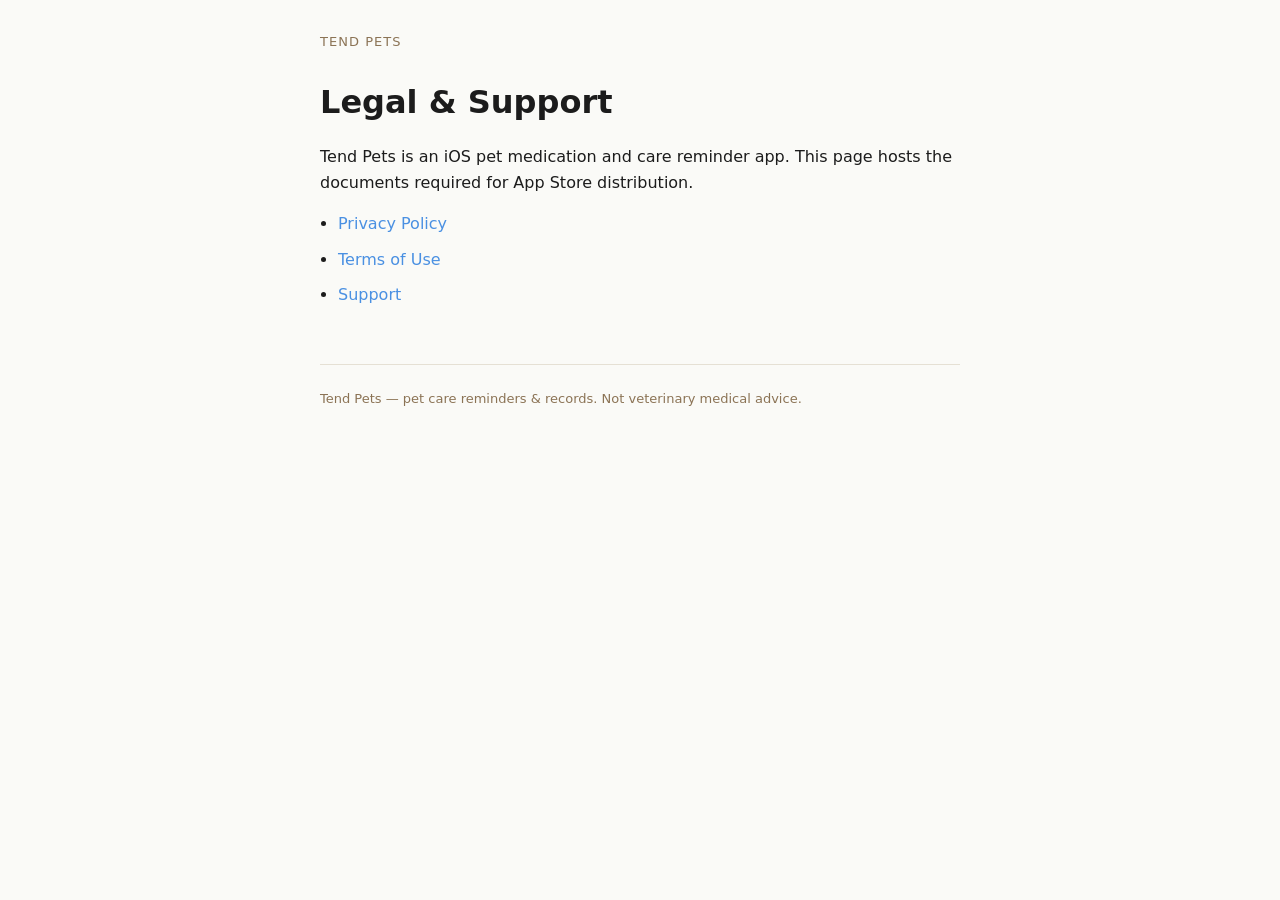
<file: legal/index.html>
<!doctype html>
<html lang="en">
  <head>
    <meta charset="utf-8" />
    <meta name="viewport" content="width=device-width, initial-scale=1" />
    <title>Tend Pets — Legal & Support</title>
    <meta name="description" content="Legal documents and support for Tend Pets, the iOS pet medication and care reminder app." />
    <style>
      body { font-family: -apple-system, BlinkMacSystemFont, "Segoe UI", system-ui, sans-serif; background: #fafaf7; color: #1c1c1c; max-width: 640px; margin: 0 auto; padding: 32px 20px; line-height: 1.6; }
      h1 { font-size: 32px; margin: 0 0 4px; }
      .eyebrow { color: #8b7355; font-size: 13px; text-transform: uppercase; letter-spacing: 0.08em; margin: 0 0 24px; }
      ul { padding-left: 18px; }
      li { margin: 10px 0; }
      a { color: #4a90e2; text-decoration: none; }
      a:hover { text-decoration: underline; }
      footer { margin-top: 56px; padding-top: 24px; border-top: 1px solid #e5e0d4; color: #8b7355; font-size: 13px; }
    </style>
  </head>
  <body>
    <p class="eyebrow">Tend Pets</p>
    <h1>Legal & Support</h1>
    <p>Tend Pets is an iOS pet medication and care reminder app. This page hosts the documents required for App Store distribution.</p>
    <ul>
      <li><a href="./privacy">Privacy Policy</a></li>
      <li><a href="./terms">Terms of Use</a></li>
      <li><a href="./support">Support</a></li>
    </ul>
    <footer>
      Tend Pets — pet care reminders &amp; records. Not veterinary medical advice.
    </footer>
  </body>
</html>
</file>
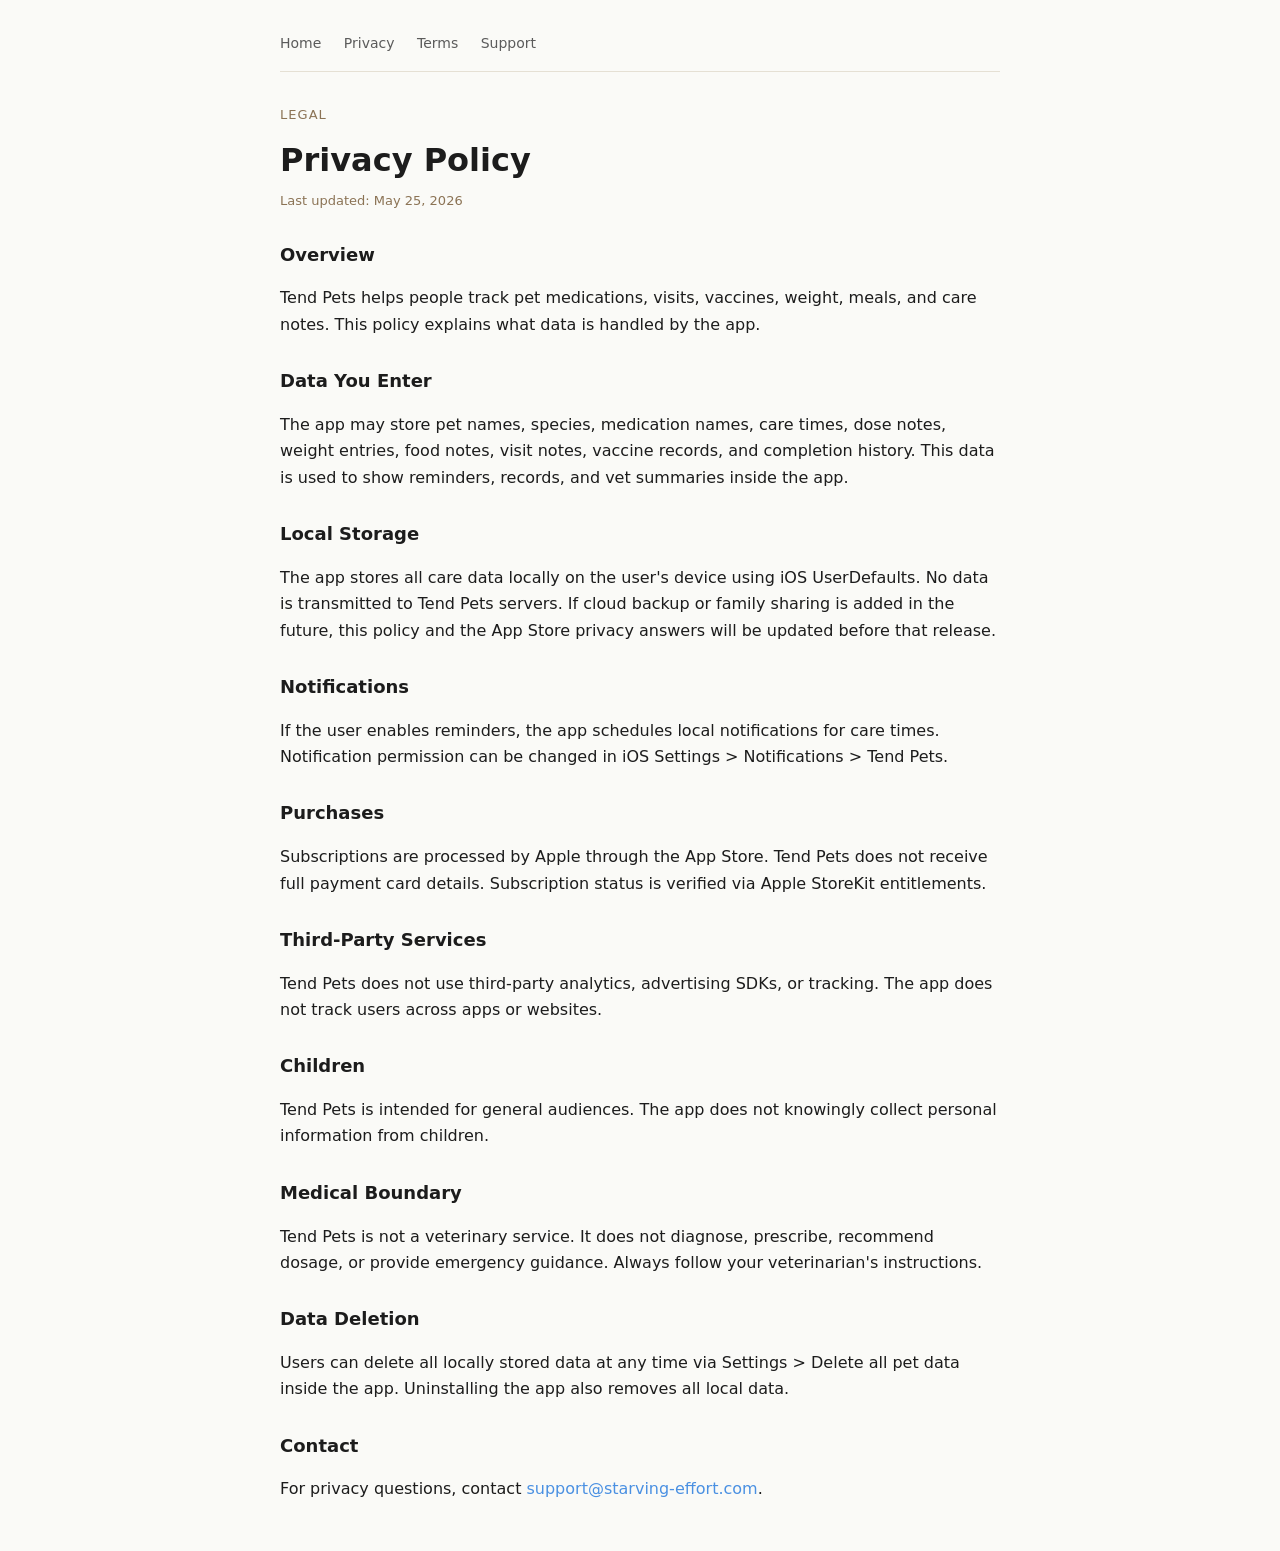
<file: legal/privacy.html>
<!doctype html>
<html lang="en">
  <head>
    <meta charset="utf-8" />
    <meta name="viewport" content="width=device-width, initial-scale=1" />
    <title>Privacy Policy — Tend Pets</title>
    <style>
      body { font-family: -apple-system, BlinkMacSystemFont, "Segoe UI", system-ui, sans-serif; background: #fafaf7; color: #1c1c1c; max-width: 720px; margin: 0 auto; padding: 32px 20px; line-height: 1.65; }
      h1 { font-size: 32px; margin: 0 0 4px; }
      h2 { font-size: 18px; margin: 28px 0 8px; }
      .eyebrow { color: #8b7355; font-size: 13px; text-transform: uppercase; letter-spacing: 0.08em; margin: 0 0 8px; }
      .updated { color: #8b7355; font-size: 13px; margin: 0 0 28px; }
      a { color: #4a90e2; text-decoration: none; }
      a:hover { text-decoration: underline; }
      nav { margin-bottom: 32px; padding-bottom: 16px; border-bottom: 1px solid #e5e0d4; font-size: 14px; }
      nav a { margin-right: 18px; color: #5b5b5b; }
    </style>
  </head>
  <body>
    <nav aria-label="Primary navigation">
      <a href="./">Home</a>
      <a href="./privacy">Privacy</a>
      <a href="./terms">Terms</a>
      <a href="./support">Support</a>
    </nav>
    <p class="eyebrow">Legal</p>
    <h1>Privacy Policy</h1>
    <p class="updated">Last updated: May 25, 2026</p>

    <h2>Overview</h2>
    <p>Tend Pets helps people track pet medications, visits, vaccines, weight, meals, and care notes. This policy explains what data is handled by the app.</p>

    <h2>Data You Enter</h2>
    <p>The app may store pet names, species, medication names, care times, dose notes, weight entries, food notes, visit notes, vaccine records, and completion history. This data is used to show reminders, records, and vet summaries inside the app.</p>

    <h2>Local Storage</h2>
    <p>The app stores all care data locally on the user's device using iOS UserDefaults. No data is transmitted to Tend Pets servers. If cloud backup or family sharing is added in the future, this policy and the App Store privacy answers will be updated before that release.</p>

    <h2>Notifications</h2>
    <p>If the user enables reminders, the app schedules local notifications for care times. Notification permission can be changed in iOS Settings &gt; Notifications &gt; Tend Pets.</p>

    <h2>Purchases</h2>
    <p>Subscriptions are processed by Apple through the App Store. Tend Pets does not receive full payment card details. Subscription status is verified via Apple StoreKit entitlements.</p>

    <h2>Third-Party Services</h2>
    <p>Tend Pets does not use third-party analytics, advertising SDKs, or tracking. The app does not track users across apps or websites.</p>

    <h2>Children</h2>
    <p>Tend Pets is intended for general audiences. The app does not knowingly collect personal information from children.</p>

    <h2>Medical Boundary</h2>
    <p>Tend Pets is not a veterinary service. It does not diagnose, prescribe, recommend dosage, or provide emergency guidance. Always follow your veterinarian's instructions.</p>

    <h2>Data Deletion</h2>
    <p>Users can delete all locally stored data at any time via Settings &gt; Delete all pet data inside the app. Uninstalling the app also removes all local data.</p>

    <h2>Contact</h2>
    <p>For privacy questions, contact <a href="mailto:support@starving-effort.com">support@starving-effort.com</a>.</p>
  </body>
</html>
</file>
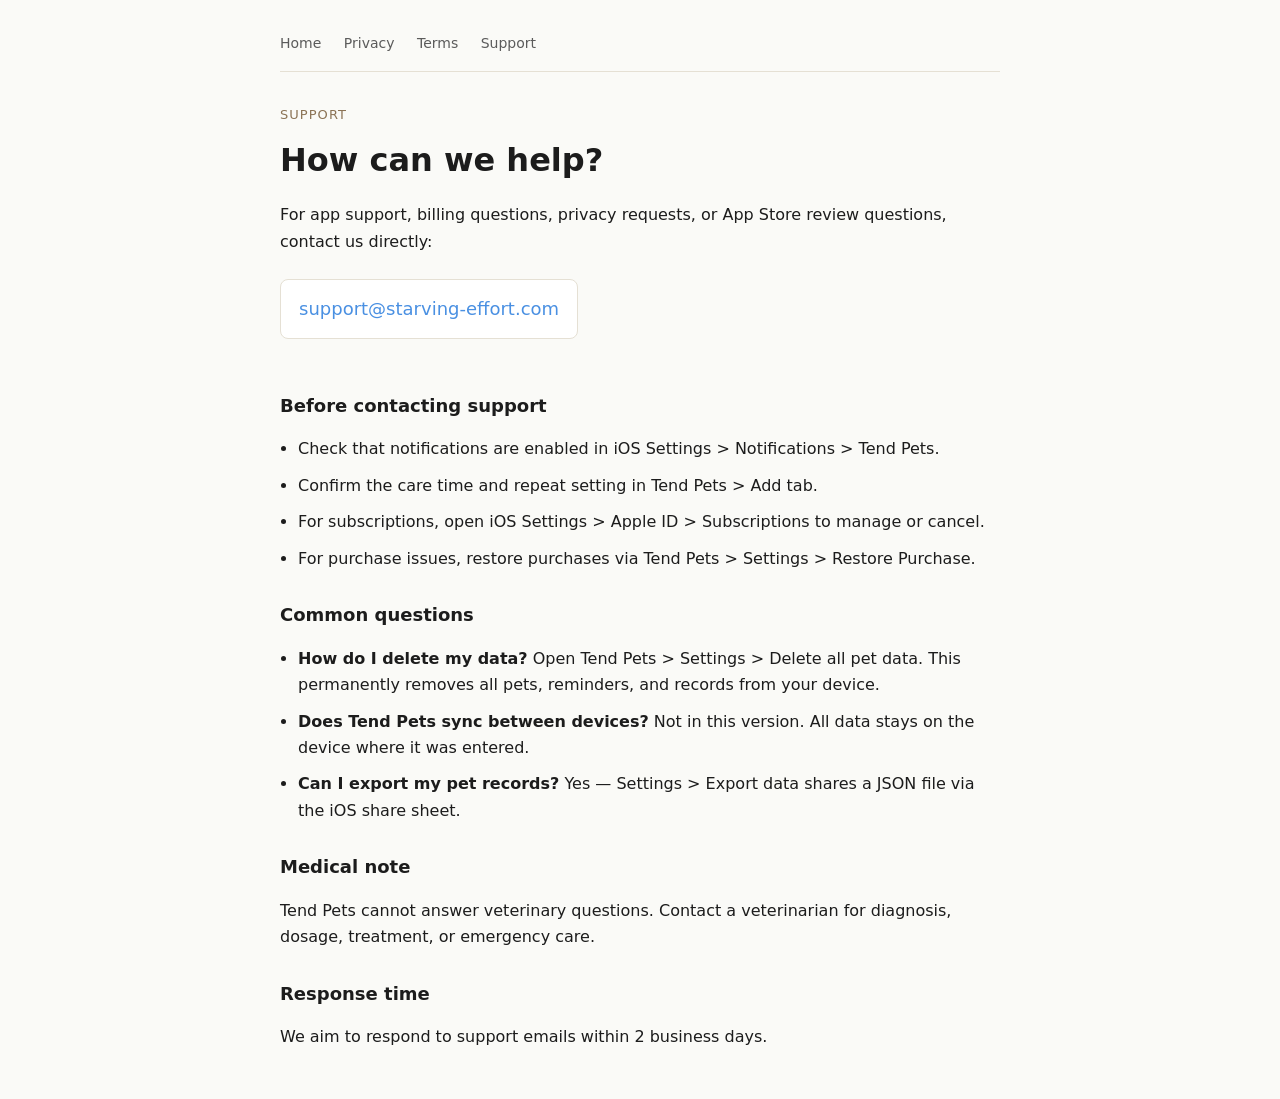
<file: legal/support.html>
<!doctype html>
<html lang="en">
  <head>
    <meta charset="utf-8" />
    <meta name="viewport" content="width=device-width, initial-scale=1" />
    <title>Support — Tend Pets</title>
    <style>
      body { font-family: -apple-system, BlinkMacSystemFont, "Segoe UI", system-ui, sans-serif; background: #fafaf7; color: #1c1c1c; max-width: 720px; margin: 0 auto; padding: 32px 20px; line-height: 1.65; }
      h1 { font-size: 32px; margin: 0 0 4px; }
      h2 { font-size: 18px; margin: 28px 0 8px; }
      .eyebrow { color: #8b7355; font-size: 13px; text-transform: uppercase; letter-spacing: 0.08em; margin: 0 0 8px; }
      .email { font-size: 18px; padding: 14px 18px; background: #fff; border: 1px solid #e5e0d4; border-radius: 8px; display: inline-block; margin: 8px 0 24px; }
      a { color: #4a90e2; text-decoration: none; }
      a:hover { text-decoration: underline; }
      nav { margin-bottom: 32px; padding-bottom: 16px; border-bottom: 1px solid #e5e0d4; font-size: 14px; }
      nav a { margin-right: 18px; color: #5b5b5b; }
      ul { padding-left: 18px; }
      li { margin: 10px 0; }
    </style>
  </head>
  <body>
    <nav aria-label="Primary navigation">
      <a href="./">Home</a>
      <a href="./privacy">Privacy</a>
      <a href="./terms">Terms</a>
      <a href="./support">Support</a>
    </nav>
    <p class="eyebrow">Support</p>
    <h1>How can we help?</h1>
    <p>For app support, billing questions, privacy requests, or App Store review questions, contact us directly:</p>
    <p class="email"><a href="mailto:support@starving-effort.com">support@starving-effort.com</a></p>

    <h2>Before contacting support</h2>
    <ul>
      <li>Check that notifications are enabled in iOS Settings &gt; Notifications &gt; Tend Pets.</li>
      <li>Confirm the care time and repeat setting in Tend Pets &gt; Add tab.</li>
      <li>For subscriptions, open iOS Settings &gt; Apple ID &gt; Subscriptions to manage or cancel.</li>
      <li>For purchase issues, restore purchases via Tend Pets &gt; Settings &gt; Restore Purchase.</li>
    </ul>

    <h2>Common questions</h2>
    <ul>
      <li><strong>How do I delete my data?</strong> Open Tend Pets &gt; Settings &gt; Delete all pet data. This permanently removes all pets, reminders, and records from your device.</li>
      <li><strong>Does Tend Pets sync between devices?</strong> Not in this version. All data stays on the device where it was entered.</li>
      <li><strong>Can I export my pet records?</strong> Yes — Settings &gt; Export data shares a JSON file via the iOS share sheet.</li>
    </ul>

    <h2>Medical note</h2>
    <p>Tend Pets cannot answer veterinary questions. Contact a veterinarian for diagnosis, dosage, treatment, or emergency care.</p>

    <h2>Response time</h2>
    <p>We aim to respond to support emails within 2 business days.</p>
  </body>
</html>
</file>
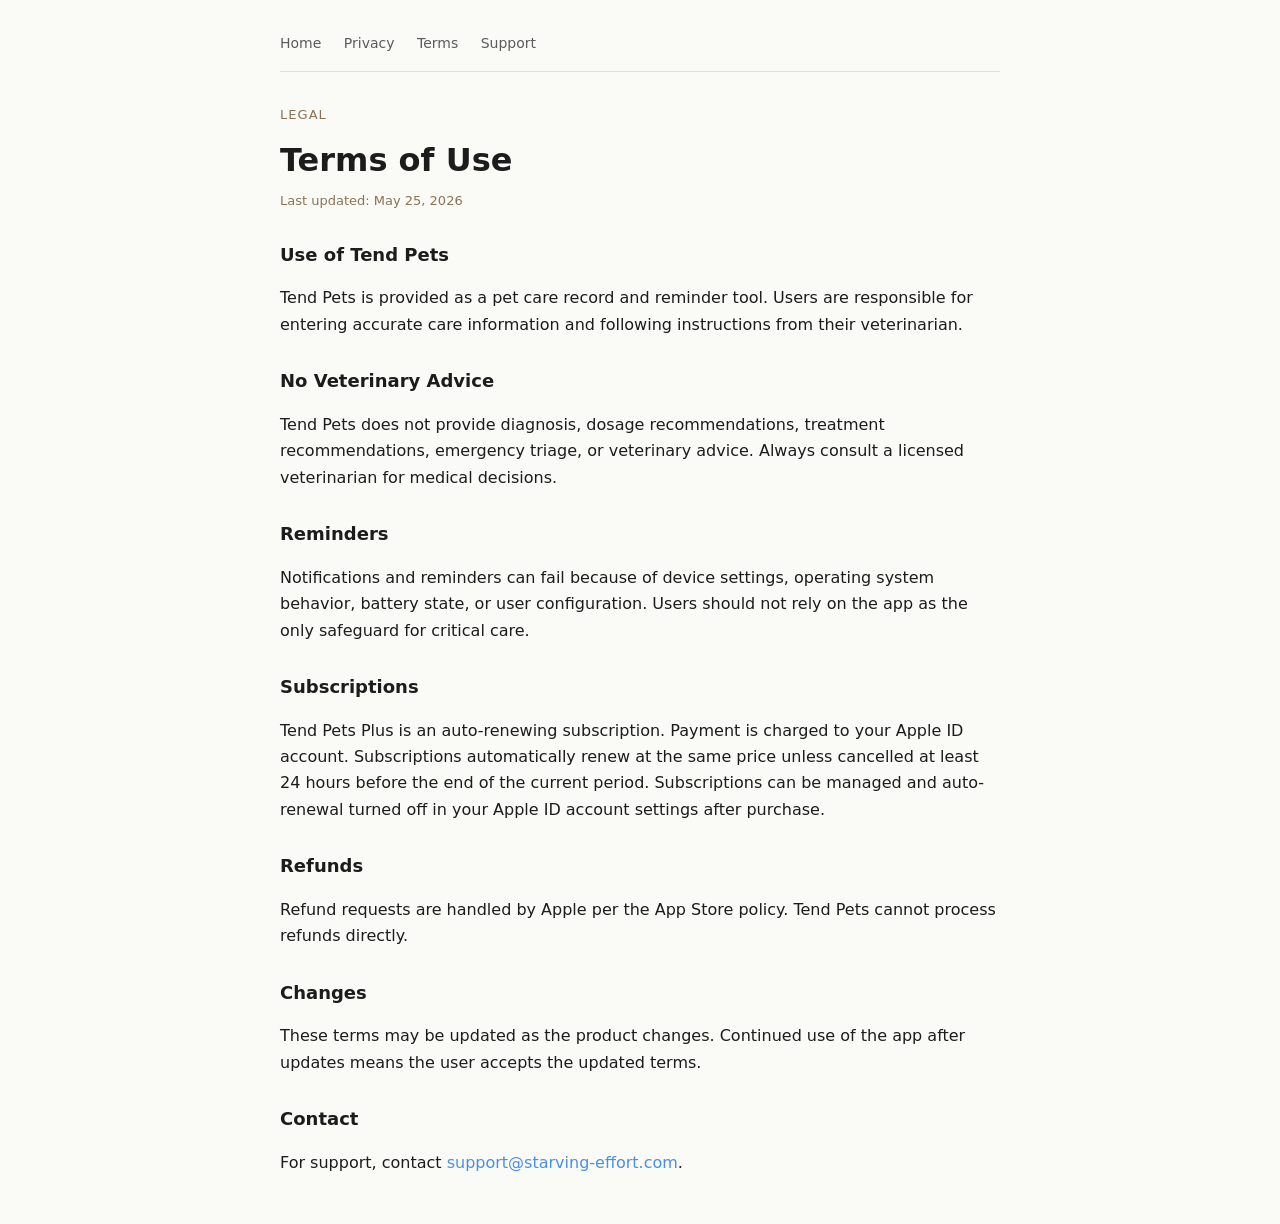
<file: legal/terms.html>
<!doctype html>
<html lang="en">
  <head>
    <meta charset="utf-8" />
    <meta name="viewport" content="width=device-width, initial-scale=1" />
    <title>Terms of Use — Tend Pets</title>
    <style>
      body { font-family: -apple-system, BlinkMacSystemFont, "Segoe UI", system-ui, sans-serif; background: #fafaf7; color: #1c1c1c; max-width: 720px; margin: 0 auto; padding: 32px 20px; line-height: 1.65; }
      h1 { font-size: 32px; margin: 0 0 4px; }
      h2 { font-size: 18px; margin: 28px 0 8px; }
      .eyebrow { color: #8b7355; font-size: 13px; text-transform: uppercase; letter-spacing: 0.08em; margin: 0 0 8px; }
      .updated { color: #8b7355; font-size: 13px; margin: 0 0 28px; }
      a { color: #4a90e2; text-decoration: none; }
      a:hover { text-decoration: underline; }
      nav { margin-bottom: 32px; padding-bottom: 16px; border-bottom: 1px solid #e5e0d4; font-size: 14px; }
      nav a { margin-right: 18px; color: #5b5b5b; }
    </style>
  </head>
  <body>
    <nav aria-label="Primary navigation">
      <a href="./">Home</a>
      <a href="./privacy">Privacy</a>
      <a href="./terms">Terms</a>
      <a href="./support">Support</a>
    </nav>
    <p class="eyebrow">Legal</p>
    <h1>Terms of Use</h1>
    <p class="updated">Last updated: May 25, 2026</p>

    <h2>Use of Tend Pets</h2>
    <p>Tend Pets is provided as a pet care record and reminder tool. Users are responsible for entering accurate care information and following instructions from their veterinarian.</p>

    <h2>No Veterinary Advice</h2>
    <p>Tend Pets does not provide diagnosis, dosage recommendations, treatment recommendations, emergency triage, or veterinary advice. Always consult a licensed veterinarian for medical decisions.</p>

    <h2>Reminders</h2>
    <p>Notifications and reminders can fail because of device settings, operating system behavior, battery state, or user configuration. Users should not rely on the app as the only safeguard for critical care.</p>

    <h2>Subscriptions</h2>
    <p>Tend Pets Plus is an auto-renewing subscription. Payment is charged to your Apple ID account. Subscriptions automatically renew at the same price unless cancelled at least 24 hours before the end of the current period. Subscriptions can be managed and auto-renewal turned off in your Apple ID account settings after purchase.</p>

    <h2>Refunds</h2>
    <p>Refund requests are handled by Apple per the App Store policy. Tend Pets cannot process refunds directly.</p>

    <h2>Changes</h2>
    <p>These terms may be updated as the product changes. Continued use of the app after updates means the user accepts the updated terms.</p>

    <h2>Contact</h2>
    <p>For support, contact <a href="mailto:support@starving-effort.com">support@starving-effort.com</a>.</p>
  </body>
</html>
</file>
